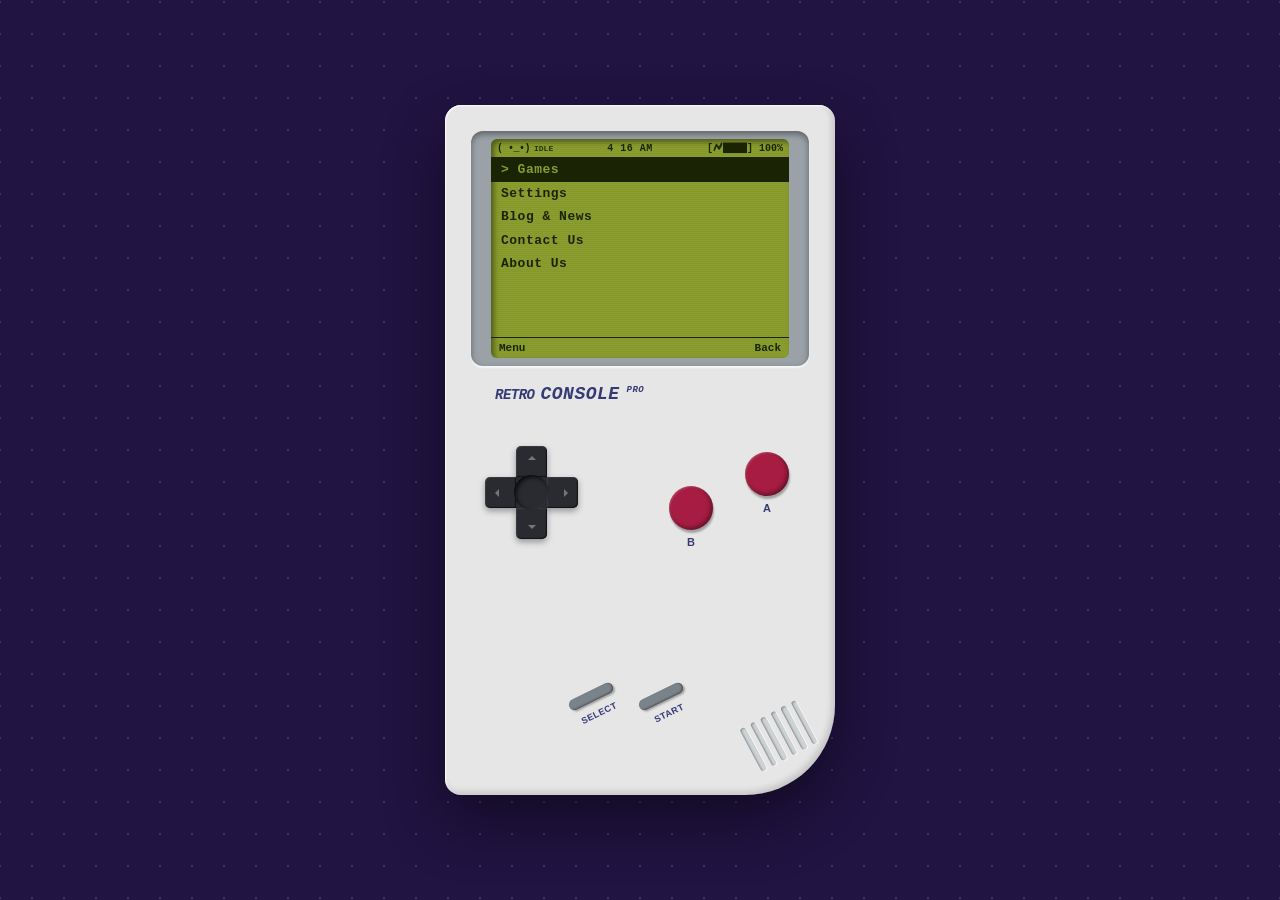
<file: index.html>
<!DOCTYPE html>
<html lang="en">
<head>
    <meta charset="UTF-8">
    <meta name="viewport" content="width=device-width, initial-scale=1.0">
    <title>Retro Console Pro</title>
    <link rel="stylesheet" href="style.css?v=3.0">
</head>
<body>

    <div class="workspace-grid"></div>

    <div class="console-body">
        <div class="screen-container">
            <div class="bezel-middle-row">
                <div class="screen">
                    <div class="screen-matrix-overlay"></div>
                    
                    <!-- REACTIVE PET + REAL HARDWARE STATUS BAR -->
                    <div class="screen-status-bar">
                        <div class="status-left">
                            <span id="pet-avatar" class="pet-face">( •_•)</span>
                            <span id="pet-state" class="pet-label">IDLE</span>
                        </div>
                        <div class="status-center">
                            <span id="live-clock">12:37 PM</span>
                        </div>
                        <div class="status-right">
                            <span id="live-battery">[████] 100%</span>
                        </div>
                    </div>
                    
                    <div class="game-viewport">
                        <!-- MAIN MENU VIEW -->
                        <div id="view-main-menu" class="screen-view active-view">
                            <ul class="retro-menu">
                                <li class="menu-item active">> Games</li>
                                <li class="menu-item">Settings</li>
                                <li class="menu-item">Blog & News</li>
                                <li class="menu-item">Contact Us</li>
                                <li class="menu-item">About Us</li>
                            </ul>
                        </div>

                        <!-- GAMES SUB-MENU VIEW -->
                        <div id="view-games" class="screen-view">
                            <div class="view-title">GAMES</div>
                            <ul class="retro-menu">
                                <li class="submenu-item active">> GridStack</li>
                                <li class="submenu-item">Cosmic Grid</li>
                                <li class="submenu-item">Byte Eater</li>
                                <li class="submenu-item">Pocket Jumper</li>
                                <li class="submenu-item">Micro Quest</li>
                            </ul>
                        </div>

                        <!-- SETTINGS VIEW -->
                        <div id="view-settings" class="screen-view">
                            <div class="view-title">SETTINGS</div>
                            <ul class="retro-menu">
                                <li class="submenu-item active">> Audio</li>
                                <li class="submenu-item">Controls</li>
                                <li class="submenu-item">Theme</li>
                            </ul>
                        </div>

                        <!-- AUDIO SETTINGS VIEW -->
                        <div id="view-audio" class="screen-view">
                            <pre class="legal-retro-block audio-config-block">
=== AUDIO SETTINGS ===

  [ SETTING ]   [ STATE ]
  Music (BGM) : [■] ON   [ ] OFF
  Sound (SFX) : [■] ON   [ ] OFF
  Master Vol  : ██████░░░░ (60%)

======================
 [LEFT/RIGHT] Toggle
 [B/ESC] to Return</pre>
                        </div>

                        <!-- CONTROLS VIEW -->
                        <div id="view-controls" class="screen-view">
                            <pre class="legal-retro-block">
=== CONTROL SCHEME ===

  [ ACTION ]    [ INPUT ]
  Move/D-Pad : Arrow Keys
  Action / A : Z Key
  Cancel / B : X Key
  Pause Menu : Enter / ESC

======================
 Press [B/ESC] to Return</pre>
                        </div>

                        <!-- THEME VIEW -->
                        <div id="view-theme" class="screen-view">
                            <pre class="legal-retro-block">
========================
THEME SELECTION
========================

 [ COLOR PALETTE ]

   > CLASSIC OLIVE

========================
  *** COMING SOON ***
========================
Press [B/ESC] to Return</pre>
                        </div>

                        <!-- BLOG VIEW -->
                        <div id="view-blog" class="screen-view">
                            <pre class="legal-retro-block">
==========================
OFFICIAL BLOG
==========================

To read our dev logs,
community highlights, and
long-form articles, visit:

https://tinyurl.com/ypmdxy2x

==========================
Press [B/ESC] to Return
==========================</pre>
                        </div>

                        <!-- CONTACT VIEW -->
                        <div id="view-contact" class="screen-view">
                            <div class="view-title">CONTACT US</div>
                            <div class="info-content-block">
                                <p class="static-text-line">Support Desk:</p>
                                <p class="static-text-line">
                                    <b class="highlighted-email">soumik.workmail@gmail.com</b>
                                </p>
                            </div>
                        </div>

                        <!-- ABOUT VIEW -->
                        <div id="view-about" class="screen-view">
                            <div class="view-title">ABOUT US</div>
                            <ul class="retro-menu">
                                <li class="submenu-item active">> Careers</li>
                                <li class="submenu-item">Legal Notice</li>
                            </ul>
                        </div>

                        <!-- CAREERS CONTENT VIEW -->
                        <div id="view-careers" class="screen-view">
                            <pre class="legal-retro-block">
======================
CAREERS
======================
Looking for pixels!
Are you a developer,
artist or designer?

Send your resume to:
<b class="highlighted-email">soumik.workmail</b>
<b class="highlighted-email">@gmail.com</b>
======================
Press [B] to Return</pre>
                        </div>

                        <!-- LEGAL NOTICE MENU VIEW -->
                        <div id="view-legal" class="screen-view">
                            <div class="view-title">LEGAL NOTICE</div>
                            <ul class="retro-menu">
                                <li class="legal-item active">> Privacy Policy</li>
                                <li class="legal-item">Terms of Service</li>
                                <li class="legal-item">MIT License</li>
                            </ul>
                        </div>

                        <!-- PRIVACY POLICY VIEW -->
                        <div id="view-privacy" class="screen-view">
                            <pre class="legal-retro-block">
========================
PRIVACY & TERMS
========================

To view our legal terms,
enter this short link
into your browser:

https://tinyurl.com/32nnv343

========================
Press [B/ESC] to Return
========================</pre>
                        </div>

                        <!-- TERMS OF SERVICE VIEW -->
                        <div id="view-terms" class="screen-view">
                            <pre class="legal-retro-block">
========================
TERMS OF SERVICE
========================

To view our terms of service,
enter this short link
into your browser:

https://tinyurl.com/3yfhxuxk

========================
Press [B/ESC] to Return
========================</pre>
                        </div>

                        <!-- MIT LICENSE VIEW -->
                        <div id="view-license" class="screen-view">
                            <pre class="legal-retro-block">
========================
MIT LICENSE
========================

To view our MIT license,
enter this short link
into your browser:

https://tinyurl.com/3nzbejkc

========================
Press [B/ESC] to Return
========================</pre>
                        </div>

                    </div>

                    <div class="screen-footer-bar">
                        <span>Menu</span>
                        <span>Back</span>
                    </div>
                </div>
            </div>
        </div>

        <div class="brand-logo-text">
            <span class="brand-main">RETRO</span>
            <span class="brand-sub">CONSOLE<sup> PRO</sup></span>
        </div>

        <div class="controls-container">
            <div class="dpad-wrapper">
                <div class="dpad">
                    <button class="dpad-btn up" id="btn-up"></button>
                    <button class="dpad-btn left" id="btn-left"></button>
                    <div class="dpad-center"></div>
                    <button class="dpad-btn right" id="btn-right"></button>
                    <button class="dpad-btn down" id="btn-down"></button>
                    <div class="center-pivot-recess"></div>
                </div>
            </div>

            <div class="action-buttons-zone">
                <div class="btn-label-pair position-b">
                    <button class="action-btn btn-b" id="btn-b"></button>
                    <span class="chassis-btn-label">B</span>
                </div>
                <div class="btn-label-pair position-a">
                    <button class="action-btn btn-a" id="btn-a"></button>
                    <span class="chassis-btn-label">A</span>
                </div>
            </div>
        </div>

        <div class="menu-buttons-deck">
            <div class="pill-pair">
                <button class="pill-btn" id="btn-select"></button>
                <span>SELECT</span>
            </div>
            <div class="pill-pair">
                <button class="pill-btn" id="btn-start"></button>
                <span>START</span>
            </div>
        </div>

        <div class="speaker-grille">
            <div class="slit"></div>
            <div class="slit"></div>
            <div class="slit"></div>
            <div class="slit"></div>
            <div class="slit"></div>
            <div class="slit"></div>
        </div>
    </div>

    <script type="module" src="src/app.js"></script>
</body>
</html>
</file>
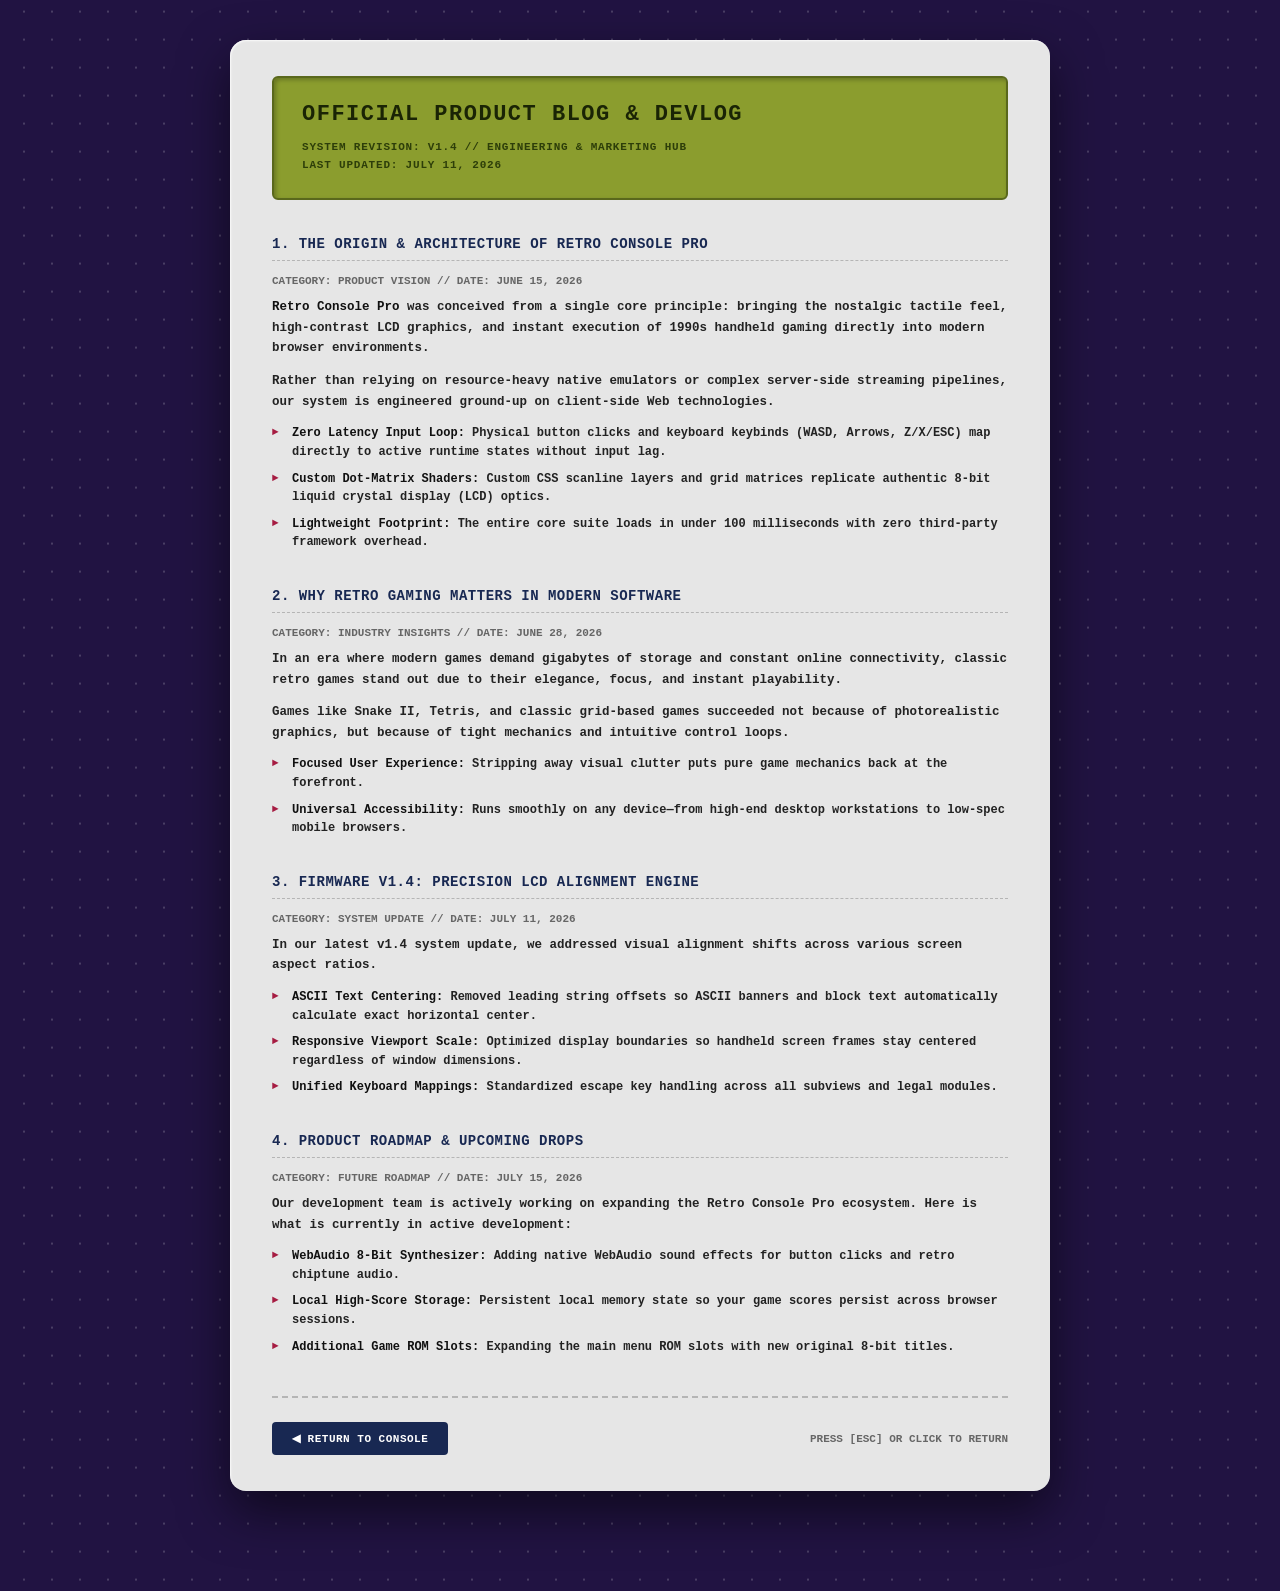
<file: blog/index.html>
<!DOCTYPE html>
<html lang="en">
<head>
    <meta charset="UTF-8">
    <meta name="viewport" content="width=device-width, initial-scale=1.0">
    
    <!-- SEO Optimization Meta Tags -->
    <title>Retro Console Pro - Official Engineering & Product Blog</title>
    <meta name="description" content="Official development logs, retro gaming insights, browser emulation architecture, and product roadmaps for Retro Console Pro.">
    <meta name="keywords" content="retro console, handheld gaming, browser emulation, retro games, devlog, web development, web audio, 8-bit games">
    <meta name="author" content="Retro Console Pro Team">

    <!-- Open Graph for Social Media & Link Previews -->
    <meta property="og:title" content="Retro Console Pro - Official Product Blog">
    <meta property="og:description" content="Explore dev logs, retro gaming history, browser emulation engineering, and upcoming software drops.">
    <meta property="og:type" content="website">

    <style>
        /* ==========================================================================
           1. Exact Theme Match (Dotted Purple Canvas + Document Card)
           ========================================================================== */
        * {
            box-sizing: border-box;
            margin: 0;
            padding: 0;
            font-family: "Courier New", Courier, monospace, sans-serif;
        }

        body {
            background-color: #211342;
            background-image: radial-gradient(rgba(255, 255, 255, 0.18) 1.5px, transparent 1.5px);
            background-size: 28px 28px;
            background-position: center;
            color: #1a2405;
            min-height: 100vh;
            display: flex;
            justify-content: center;
            align-items: flex-start;
            padding: 40px 20px;
        }

        /* Container Card */
        .document-container {
            background-color: #e6e6e6;
            width: 100%;
            max-width: 820px;
            border-radius: 16px;
            padding: 36px 42px;
            box-shadow: 
                0px 20px 50px rgba(0, 0, 0, 0.55),
                inset 1px 1px 2px rgba(255, 255, 255, 0.8);
            margin-bottom: 60px;
        }

        /* Green Retro Top Banner Box */
        .banner-box {
            background-color: #8b9d2e;
            border: 2px solid #5a681c;
            border-radius: 6px;
            padding: 24px 28px;
            margin-bottom: 36px;
            box-shadow: inset 2px 2px 4px rgba(0, 0, 0, 0.25);
        }

        .banner-title {
            font-size: 22px;
            font-weight: 900;
            color: #1a2405;
            letter-spacing: 1.5px;
            text-transform: uppercase;
            margin-bottom: 12px;
        }

        .banner-meta {
            font-size: 11px;
            font-weight: bold;
            color: #2d3e09;
            letter-spacing: 0.8px;
            text-transform: uppercase;
            line-height: 1.6;
        }

        /* ==========================================================================
           2. Document Content & Monospace Article Formatting
           ========================================================================== */
        .blog-article {
            margin-bottom: 36px;
        }

        .article-heading {
            font-size: 14px;
            font-weight: 900;
            color: #182852; /* Matching dark blue/navy header accent */
            text-transform: uppercase;
            letter-spacing: 0.5px;
            padding-bottom: 8px;
            border-bottom: 1px dashed #b5b5b5;
            margin-bottom: 14px;
        }

        .article-meta-tag {
            font-size: 11px;
            font-weight: bold;
            color: #666;
            margin-bottom: 10px;
        }

        .article-body {
            font-size: 12.5px;
            line-height: 1.65;
            color: #222222;
            font-weight: 600;
        }

        .article-body p {
            margin-bottom: 12px;
        }

        /* Red Bullet List Styling */
        .bullet-list {
            list-style: none;
            margin: 12px 0 16px 0;
        }

        .bullet-list li {
            position: relative;
            padding-left: 20px;
            margin-bottom: 8px;
            font-size: 12px;
            line-height: 1.55;
        }

        .bullet-list li::before {
            content: "►";
            position: absolute;
            left: 0;
            color: #a61c42; /* Matching red arrow pointer */
            font-size: 11px;
        }

        .term-highlight {
            font-weight: bold;
            color: #101010;
        }

        /* Nav & Footer Actions */
        .document-footer {
            border-top: 2px dashed #b5b5b5;
            padding-top: 24px;
            margin-top: 40px;
            display: flex;
            justify-content: space-between;
            align-items: center;
        }

        .btn-return {
            background-color: #182852;
            color: #ffffff;
            padding: 10px 20px;
            text-decoration: none;
            font-weight: bold;
            font-size: 11px;
            border-radius: 4px;
            letter-spacing: 0.5px;
            transition: background-color 0.15s ease;
        }

        .btn-return:hover {
            background-color: #292b30;
        }

        .footer-note {
            font-size: 11px;
            font-weight: bold;
            color: #666;
        }
    </style>
</head>
<body>

    <main class="document-container">
        
        <!-- TOP RETRO GREEN BANNER -->
        <header class="banner-box">
            <h1 class="banner-title">OFFICIAL PRODUCT BLOG & DEVLOG</h1>
            <div class="banner-meta">
                SYSTEM REVISION: v1.4 // ENGINEERING & MARKETING HUB<br>
                LAST UPDATED: JULY 11, 2026
            </div>
        </header>

        <!-- ARTICLE 1: PRODUCT VISION & ORIGINS -->
        <article class="blog-article">
            <h2 class="article-heading">1. THE ORIGIN & ARCHITECTURE OF RETRO CONSOLE PRO</h2>
            <div class="article-meta-tag">CATEGORY: PRODUCT VISION // DATE: JUNE 15, 2026</div>
            <div class="article-body">
                <p>
                    <span class="term-highlight">Retro Console Pro</span> was conceived from a single core principle: bringing the nostalgic tactile feel, high-contrast LCD graphics, and instant execution of 1990s handheld gaming directly into modern browser environments.
                </p>
                <p>
                    Rather than relying on resource-heavy native emulators or complex server-side streaming pipelines, our system is engineered ground-up on client-side Web technologies.
                </p>
                <ul class="bullet-list">
                    <li><span class="term-highlight">Zero Latency Input Loop:</span> Physical button clicks and keyboard keybinds (WASD, Arrows, Z/X/ESC) map directly to active runtime states without input lag.</li>
                    <li><span class="term-highlight">Custom Dot-Matrix Shaders:</span> Custom CSS scanline layers and grid matrices replicate authentic 8-bit liquid crystal display (LCD) optics.</li>
                    <li><span class="term-highlight">Lightweight Footprint:</span> The entire core suite loads in under 100 milliseconds with zero third-party framework overhead.</li>
                </ul>
            </div>
        </article>

        <!-- ARTICLE 2: WHY RETRO GAMING ENDURES -->
        <article class="blog-article">
            <h2 class="article-heading">2. WHY RETRO GAMING MATTERS IN MODERN SOFTWARE</h2>
            <div class="article-meta-tag">CATEGORY: INDUSTRY INSIGHTS // DATE: JUNE 28, 2026</div>
            <div class="article-body">
                <p>
                    In an era where modern games demand gigabytes of storage and constant online connectivity, classic retro games stand out due to their elegance, focus, and instant playability.
                </p>
                <p>
                    Games like Snake II, Tetris, and classic grid-based games succeeded not because of photorealistic graphics, but because of tight mechanics and intuitive control loops.
                </p>
                <ul class="bullet-list">
                    <li><span class="term-highlight">Focused User Experience:</span> Stripping away visual clutter puts pure game mechanics back at the forefront.</li>
                    <li><span class="term-highlight">Universal Accessibility:</span> Runs smoothly on any device—from high-end desktop workstations to low-spec mobile browsers.</li>
                </ul>
            </div>
        </article>

        <!-- ARTICLE 3: FIRMWARE V1.4 UPDATES -->
        <article class="blog-article">
            <h2 class="article-heading">3. FIRMWARE V1.4: PRECISION LCD ALIGNMENT ENGINE</h2>
            <div class="article-meta-tag">CATEGORY: SYSTEM UPDATE // DATE: JULY 11, 2026</div>
            <div class="article-body">
                <p>
                    In our latest v1.4 system update, we addressed visual alignment shifts across various screen aspect ratios.
                </p>
                <ul class="bullet-list">
                    <li><span class="term-highlight">ASCII Text Centering:</span> Removed leading string offsets so ASCII banners and block text automatically calculate exact horizontal center.</li>
                    <li><span class="term-highlight">Responsive Viewport Scale:</span> Optimized display boundaries so handheld screen frames stay centered regardless of window dimensions.</li>
                    <li><span class="term-highlight">Unified Keyboard Mappings:</span> Standardized escape key handling across all subviews and legal modules.</li>
                </ul>
            </div>
        </article>

        <!-- ARTICLE 4: ROADMAP -->
        <article class="blog-article">
            <h2 class="article-heading">4. PRODUCT ROADMAP & UPCOMING DROPS</h2>
            <div class="article-meta-tag">CATEGORY: FUTURE ROADMAP // DATE: JULY 15, 2026</div>
            <div class="article-body">
                <p>
                    Our development team is actively working on expanding the Retro Console Pro ecosystem. Here is what is currently in active development:
                </p>
                <ul class="bullet-list">
                    <li><span class="term-highlight">WebAudio 8-Bit Synthesizer:</span> Adding native WebAudio sound effects for button clicks and retro chiptune audio.</li>
                    <li><span class="term-highlight">Local High-Score Storage:</span> Persistent local memory state so your game scores persist across browser sessions.</li>
                    <li><span class="term-highlight">Additional Game ROM Slots:</span> Expanding the main menu ROM slots with new original 8-bit titles.</li>
                </ul>
            </div>
        </article>

        <!-- FOOTER ACTIONS -->
        <footer class="document-footer">
            <a href="../index.html" class="btn-return">◀ RETURN TO CONSOLE</a>
            <span class="footer-note">PRESS [ESC] OR CLICK TO RETURN</span>
        </footer>

    </main>

    <script>
        // Return keybind to main console
        window.addEventListener('keydown', (e) => {
            if (['x', 'X', 'Escape'].includes(e.key)) {
                window.location.href = '../index.html';
            }
        });
    </script>
</body>
</html>
</file>
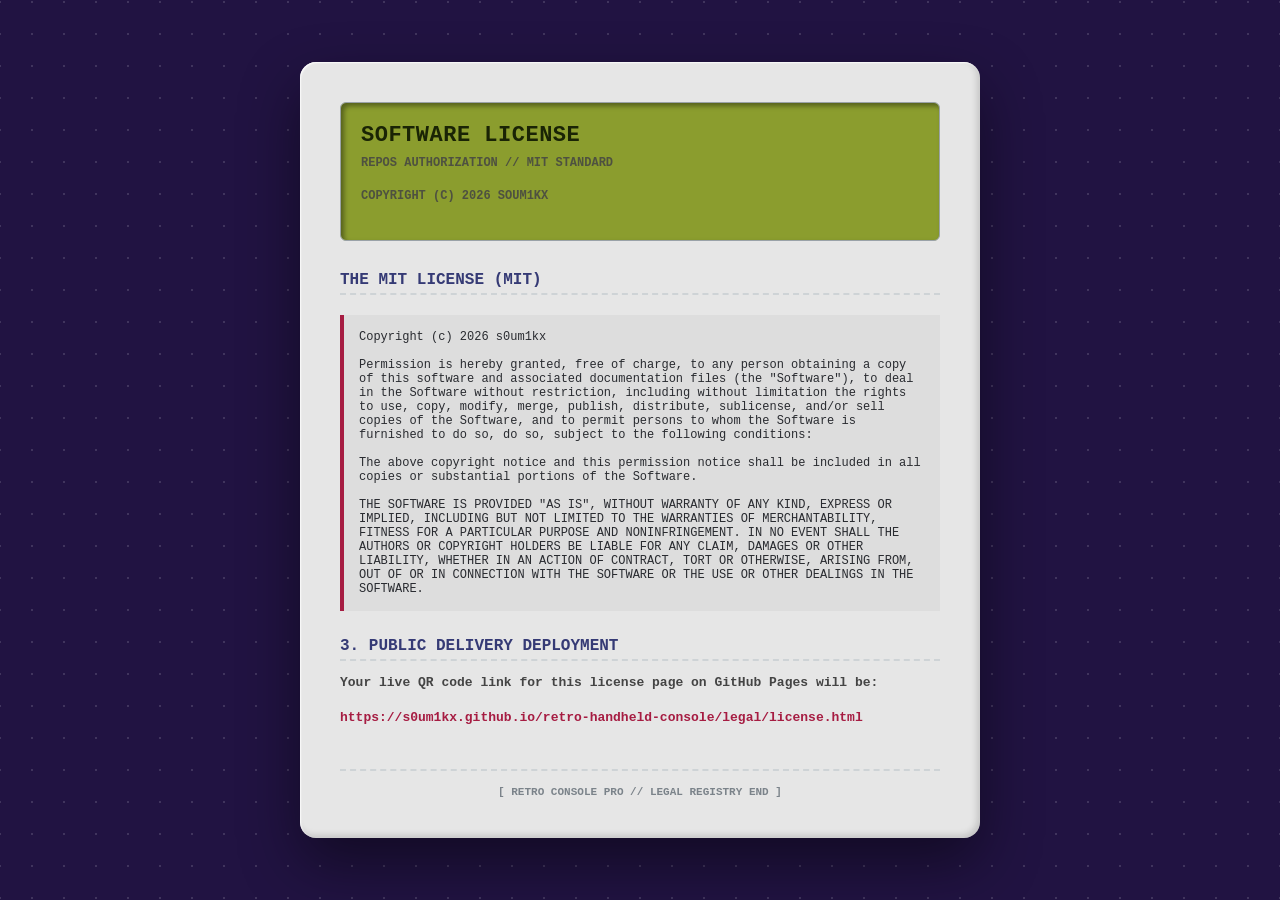
<file: legal/license.html>
<!DOCTYPE html>
<html lang="en">
<head>
    <meta charset="UTF-8">
    <meta name="viewport" content="width=device-width, initial-scale=1.0">
    <title>Retro Console Pro - License & Copyright</title>
    <style>
        * {
            box-sizing: border-box;
            margin: 0;
            padding: 0;
            font-family: "Courier New", Courier, monospace;
        }

        body {
            background-color: #211342; 
            background-image: radial-gradient(rgba(255, 255, 255, 0.14) 1.5px, transparent 1.5px);
            background-size: 32px 32px;
            background-position: center;
            display: flex;
            justify-content: center;
            align-items: center;
            min-height: 100vh;
            padding: 40px 20px;
        }

        .document-canvas {
            background-color: #e6e6e6; 
            width: 100%;
            max-width: 680px;
            border-radius: 16px; 
            padding: 40px;
            position: relative;
            box-shadow: 
                inset 1px 1px 2px rgba(255, 255, 255, 1),
                inset -3px -3px 6px rgba(0, 0, 0, 0.15),
                0px 25px 60px rgba(0, 0, 0, 0.45);
        }

        .lcd-header-plate {
            background-color: #8b9d2e; 
            border-radius: 6px;
            padding: 20px;
            box-shadow: inset 3px 3px 5px rgba(0, 0, 0, 0.4);
            margin-bottom: 30px;
            color: #1a2405;
            border: 1px solid #9aa2a8;
        }

        .lcd-header-plate h1 {
            font-size: 22px;
            font-weight: 900;
            letter-spacing: 0.5px;
            margin-bottom: 6px;
            text-transform: uppercase;
        }

        .lcd-header-plate p {
            font-size: 12px;
            font-weight: bold;
            opacity: 0.85;
        }

        h2 {
            font-size: 16px;
            color: #353a75;
            margin-top: 26px;
            margin-bottom: 12px;
            border-bottom: 2px dashed #ced3d6;
            padding-bottom: 4px;
            font-weight: 900;
        }

        p, li {
            font-size: 13px;
            color: #444444;
            line-height: 1.6;
            font-weight: bold;
        }

        p {
            margin-bottom: 14px;
        }

        .license-block {
            background-color: rgba(0, 0, 0, 0.04);
            border-left: 4px solid #a61c42;
            padding: 15px;
            margin: 20px 0;
            white-space: pre-wrap;
            font-size: 12px;
            color: #292b30;
        }

        footer {
            margin-top: 40px;
            border-top: 2px dashed #ced3d6;
            padding-top: 15px;
            text-align: center;
            font-size: 11px;
            color: #7b838a;
            font-weight: bold;
        }
    </style>
</head>
<body>

<div class="document-canvas">
    <div class="lcd-header-plate">
        <h1>SOFTWARE LICENSE</h1>
        <p>REPOS AUTHORIZATION // MIT STANDARD</p>
        <p>COPYRIGHT (C) 2026 SOUM1KX</p>
    </div>

    <h2>THE MIT LICENSE (MIT)</h2>
    
    <div class="license-block">Copyright (c) 2026 s0um1kx

Permission is hereby granted, free of charge, to any person obtaining a copy of this software and associated documentation files (the "Software"), to deal in the Software without restriction, including without limitation the rights to use, copy, modify, merge, publish, distribute, sublicense, and/or sell copies of the Software, and to permit persons to whom the Software is furnished to do so, do so, subject to the following conditions:

The above copyright notice and this permission notice shall be included in all copies or substantial portions of the Software.

THE SOFTWARE IS PROVIDED "AS IS", WITHOUT WARRANTY OF ANY KIND, EXPRESS OR IMPLIED, INCLUDING BUT NOT LIMITED TO THE WARRANTIES OF MERCHANTABILITY, FITNESS FOR A PARTICULAR PURPOSE AND NONINFRINGEMENT. IN NO EVENT SHALL THE AUTHORS OR COPYRIGHT HOLDERS BE LIABLE FOR ANY CLAIM, DAMAGES OR OTHER LIABILITY, WHETHER IN AN ACTION OF CONTRACT, TORT OR OTHERWISE, ARISING FROM, OUT OF OR IN CONNECTION WITH THE SOFTWARE OR THE USE OR OTHER DEALINGS IN THE SOFTWARE.</div>

    <h2>3. PUBLIC DELIVERY DEPLOYMENT</h2>
    <p>Your live QR code link for this license page on GitHub Pages will be:</p>
    <p style="color: #a61c42;">https://s0um1kx.github.io/retro-handheld-console/legal/license.html</p>

    <footer>
        [ RETRO CONSOLE PRO // LEGAL REGISTRY END ]
    </footer>
</div>

</body>
</html>
</file>
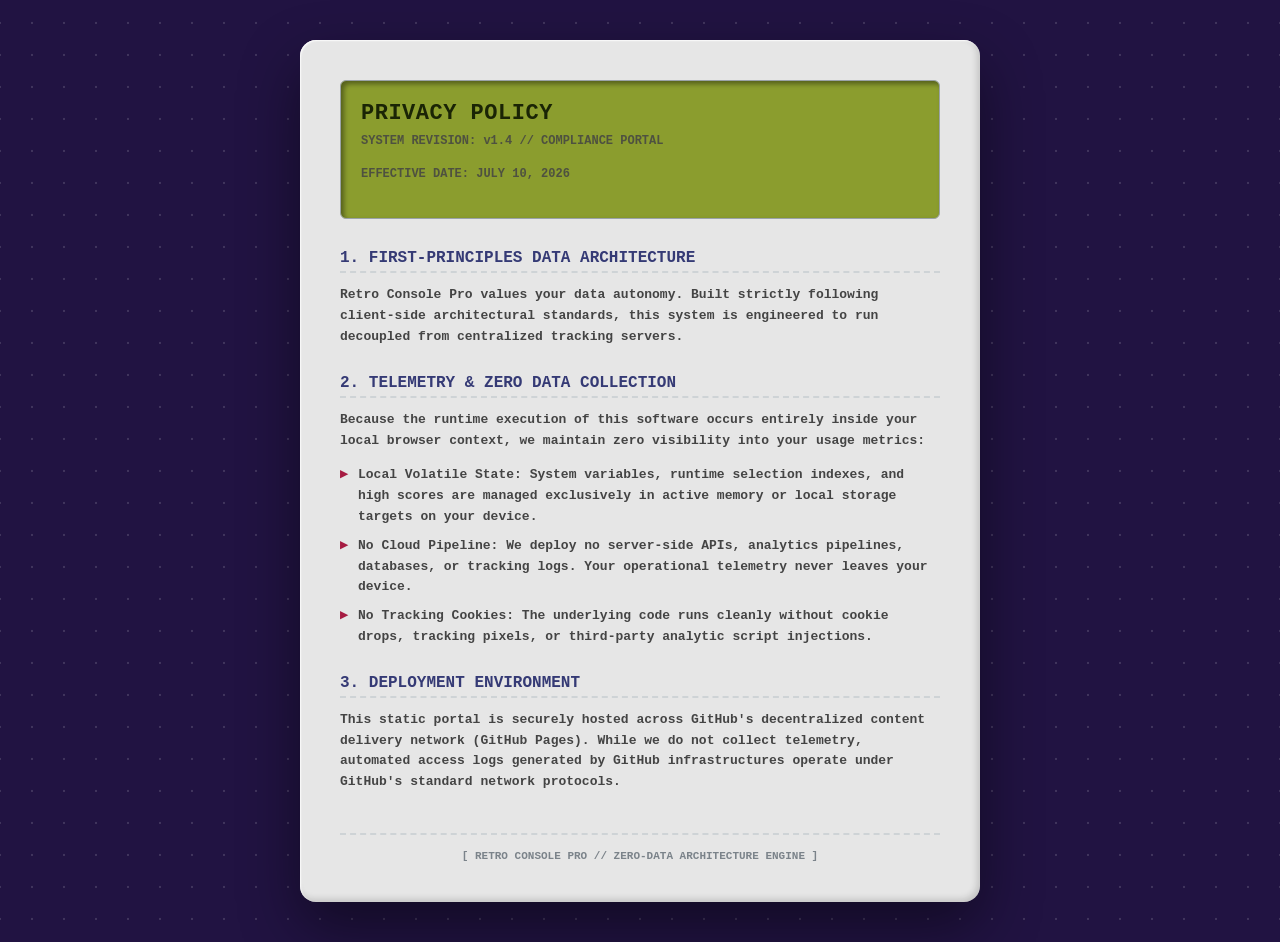
<file: legal/privacy.html>
<!DOCTYPE html>
<html lang="en">
<head>
    <meta charset="UTF-8">
    <meta name="viewport" content="width=device-width, initial-scale=1.0">
    <title>Retro Console Pro - Privacy Policy</title>
    <style>
        * {
            box-sizing: border-box;
            margin: 0;
            padding: 0;
            font-family: "Courier New", Courier, monospace;
        }

        body {
            background-color: #211342; 
            background-image: radial-gradient(rgba(255, 255, 255, 0.14) 1.5px, transparent 1.5px);
            background-size: 32px 32px;
            background-position: center;
            display: flex;
            justify-content: center;
            align-items: center;
            min-height: 100vh;
            padding: 40px 20px;
        }

        .document-canvas {
            background-color: #e6e6e6; 
            width: 100%;
            max-width: 680px;
            border-radius: 16px; 
            padding: 40px;
            position: relative;
            box-shadow: 
                inset 1px 1px 2px rgba(255, 255, 255, 1),
                inset -3px -3px 6px rgba(0, 0, 0, 0.15),
                0px 25px 60px rgba(0, 0, 0, 0.45);
        }

        .lcd-header-plate {
            background-color: #8b9d2e; 
            border-radius: 6px;
            padding: 20px;
            box-shadow: inset 3px 3px 5px rgba(0, 0, 0, 0.4);
            margin-bottom: 30px;
            color: #1a2405;
            border: 1px solid #9aa2a8;
        }

        .lcd-header-plate h1 {
            font-size: 22px;
            font-weight: 900;
            letter-spacing: 0.5px;
            margin-bottom: 6px;
            text-transform: uppercase;
        }

        .lcd-header-plate p {
            font-size: 12px;
            font-weight: bold;
            opacity: 0.85;
        }

        h2 {
            font-size: 16px;
            color: #353a75;
            margin-top: 26px;
            margin-bottom: 12px;
            border-bottom: 2px dashed #ced3d6;
            padding-bottom: 4px;
            font-weight: 900;
        }

        p, li {
            font-size: 13px;
            color: #444444;
            line-height: 1.6;
            font-weight: bold;
        }

        p {
            margin-bottom: 14px;
        }

        ul {
            list-style: none;
            padding-left: 0;
            margin-bottom: 14px;
        }

        li {
            position: relative;
            padding-left: 18px;
            margin-bottom: 8px;
        }

        li::before {
            content: "▶";
            position: absolute;
            left: 0;
            color: #a61c42;
            font-size: 10px;
            top: 2px;
        }

        footer {
            margin-top: 40px;
            border-top: 2px dashed #ced3d6;
            padding-top: 15px;
            text-align: center;
            font-size: 11px;
            color: #7b838a;
            font-weight: bold;
        }
    </style>
</head>
<body>

<div class="document-canvas">
    <div class="lcd-header-plate">
        <h1>PRIVACY POLICY</h1>
        <p>SYSTEM REVISION: v1.4 // COMPLIANCE PORTAL</p>
        <p>EFFECTIVE DATE: JULY 10, 2026</p>
    </div>

    <h2>1. FIRST-PRINCIPLES DATA ARCHITECTURE</h2>
    <p>Retro Console Pro values your data autonomy. Built strictly following client-side architectural standards, this system is engineered to run decoupled from centralized tracking servers.</p>

    <h2>2. TELEMETRY & ZERO DATA COLLECTION</h2>
    <p>Because the runtime execution of this software occurs entirely inside your local browser context, we maintain zero visibility into your usage metrics:</p>
    <ul>
        <li><strong>Local Volatile State:</strong> System variables, runtime selection indexes, and high scores are managed exclusively in active memory or local storage targets on your device.</li>
        <li><strong>No Cloud Pipeline:</strong> We deploy no server-side APIs, analytics pipelines, databases, or tracking logs. Your operational telemetry never leaves your device.</li>
        <li><strong>No Tracking Cookies:</strong> The underlying code runs cleanly without cookie drops, tracking pixels, or third-party analytic script injections.</li>
    </ul>

    <h2>3. DEPLOYMENT ENVIRONMENT</h2>
    <p>This static portal is securely hosted across GitHub's decentralized content delivery network (GitHub Pages). While we do not collect telemetry, automated access logs generated by GitHub infrastructures operate under GitHub's standard network protocols.</p>

    <footer>
        [ RETRO CONSOLE PRO // ZERO-DATA ARCHITECTURE ENGINE ]
    </footer>
</div>

</body>
</html>
</file>
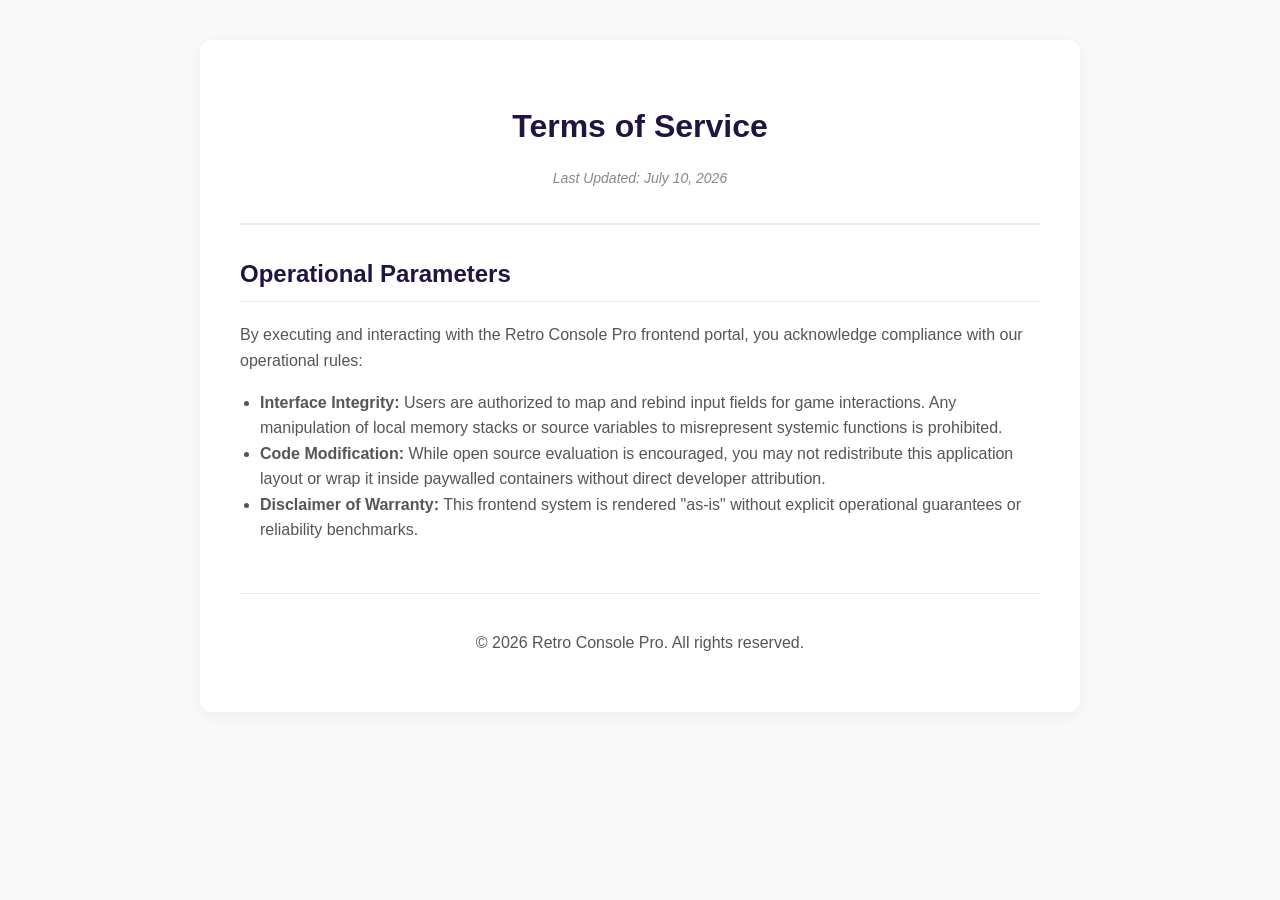
<file: legal/terms.html>
<!DOCTYPE html>
<html lang="en">
<head>
    <meta charset="UTF-8">
    <meta name="viewport" content="width=device-width, initial-scale=1.0">
    <title>Retro Console Pro - Terms of Service</title>
    <style>
        :root {
            --primary-color: #211342;
            --text-color: #333333;
            --bg-color: #f9f9f9;
            --card-bg: #ffffff;
        }
        body {
            font-family: -apple-system, BlinkMacSystemFont, "Segoe UI", Roboto, Arial, sans-serif;
            line-height: 1.6;
            color: var(--text-color);
            background-color: var(--bg-color);
            margin: 0;
            padding: 40px 20px;
        }
        .container {
            max-width: 800px;
            margin: 0 auto;
            background: var(--card-bg);
            padding: 40px;
            border-radius: 12px;
            box-shadow: 0 4px 15px rgba(0, 0, 0, 0.05);
        }
        header {
            border-bottom: 2px solid #eeeeee;
            padding-bottom: 20px;
            margin-bottom: 30px;
            text-align: center;
        }
        h1 { color: var(--primary-color); margin-bottom: 10px; }
        h2 { color: var(--primary-color); border-bottom: 1px solid #eeeeee; padding-bottom: 8px; }
        p, li { font-size: 16px; color: #555555; }
        ul { padding-left: 20px; }
        .date { font-style: italic; color: #888888; font-size: 14px; }
        footer { margin-top: 50px; text-align: center; font-size: 14px; color: #999999; border-top: 1px solid #eeeeee; padding-top: 20px; }
    </style>
</head>
<body>

<div class="container">
    <header>
        <h1>Terms of Service</h1>
        <p class="date">Last Updated: July 10, 2026</p>
    </header>

    <section>
        <h2>Operational Parameters</h2>
        <p>By executing and interacting with the Retro Console Pro frontend portal, you acknowledge compliance with our operational rules:</p>
        <ul>
            <li><strong>Interface Integrity:</strong> Users are authorized to map and rebind input fields for game interactions. Any manipulation of local memory stacks or source variables to misrepresent systemic functions is prohibited.</li>
            <li><strong>Code Modification:</strong> While open source evaluation is encouraged, you may not redistribute this application layout or wrap it inside paywalled containers without direct developer attribution.</li>
            <li><strong>Disclaimer of Warranty:</strong> This frontend system is rendered "as-is" without explicit operational guarantees or reliability benchmarks.</li>
        </ul>
    </section>

    <footer>
        <p>&copy; 2026 Retro Console Pro. All rights reserved.</p>
    </footer>
</div>

</body>
</html>
</file>
<file: style.css>
/* ==========================================================================
   1. Luxury Canvas Layout
   ========================================================================== */
* {
    box-sizing: border-box;
    margin: 0;
    padding: 0;
    font-family: "Courier New", Courier, monospace, -apple-system, sans-serif;
}

body {
    background-color: #211342; 
    background-image: radial-gradient(rgba(255, 255, 255, 0.14) 1.5px, transparent 1.5px);
    background-size: 32px 32px;
    background-position: center;
    display: flex;
    justify-content: center;
    align-items: center;
    min-height: 100vh;
    overflow: hidden;
}

/* ==========================================================================
   2. Console Body Engineering
   ========================================================================== */
.console-body {
    background-color: #e6e6e6; 
    width: 390px;
    height: 690px;
    border-radius: 16px 16px 90px 16px; 
    padding: 26px;
    display: flex;
    flex-direction: column;
    align-items: center;
    position: relative;
    box-shadow: 
        inset 1px 1px 2px rgba(255, 255, 255, 1),
        inset -3px -3px 6px rgba(0, 0, 0, 0.15),
        0px 25px 60px rgba(0, 0, 0, 0.45);
}

/* ==========================================================================
   3. Screen & Bezel Layout
   ========================================================================== */
.screen-container {
    background-color: #9aa2a8; 
    width: 100%;
    height: 235px;
    border-radius: 12px;
    padding: 8px 20px; 
    box-shadow: 
        inset 0px 3px 6px rgba(0,0,0,0.4),
        0px 2px 2px rgba(255,255,255,0.7);
    display: flex;
    flex-direction: column;
    overflow: hidden; 
}

.bezel-middle-row {
    display: flex;
    flex-grow: 1;
    width: 100%;
    position: relative;
    min-height: 0; 
}

.screen {
    background-color: #8b9d2e; 
    flex-grow: 1;
    border-radius: 6px;
    padding: 0;
    display: flex;
    flex-direction: column;
    box-shadow: inset 3px 3px 5px rgba(0, 0, 0, 0.4);
    position: relative;
    overflow: hidden;
}

.screen-matrix-overlay {
    position: absolute;
    top: 0; left: 0; right: 0; bottom: 0;
    background: repeating-linear-gradient(
        rgba(0, 0, 0, 0.04) 0px,
        rgba(0, 0, 0, 0.04) 1px,
        transparent 1px,
        transparent 2px
    );
    pointer-events: none;
    z-index: 2;
}

/* HEADER STATUS BAR */
.screen-status-bar {
    display: flex;
    justify-content: space-between;
    align-items: center;
    font-size: 10px;
    font-weight: bold;
    color: #1a2405;
    padding: 3px 6px;
    border-bottom: 1px solid #1a2405;
    background-color: transparent;
    z-index: 3;
    font-family: "Courier New", Courier, monospace;
}

.status-left, .status-right, .status-center {
    display: flex;
    align-items: center;
    gap: 4px;
}

.pet-face {
    font-weight: 900;
    letter-spacing: -0.5px;
}

.pet-label {
    font-size: 8px;
    opacity: 0.85;
    text-transform: uppercase;
}

#live-clock {
    letter-spacing: 0.5px;
}

.screen-footer-bar {
    display: flex;
    justify-content: space-between;
    font-size: 11px;
    font-weight: bold;
    color: #1a2405;
    padding: 4px 8px;
    border-top: 1px solid #1a2405;
    background-color: transparent;
    margin-top: auto;
    z-index: 3;
}

.game-viewport {
    flex-grow: 1;
    display: flex; 
    width: 100%;
    height: 100%;
    padding: 0;
    overflow: hidden;
    z-index: 3;
}

.screen-view {
    display: none;
    width: 100%;
    height: 100%;
    flex-direction: column;
    justify-content: flex-start;
}

.screen-view.active-view {
    display: flex !important;
}

.retro-menu {
    list-style: none;
    padding: 0;
    margin: 0;
    width: 100%;
}

.menu-item, .submenu-item, .legal-item {
    font-size: 13px;
    font-weight: bold;
    color: #1a2405;
    line-height: 1.5;
    letter-spacing: 0.5px;
    width: 100%;
    padding: 2px 10px;
    display: block;
    white-space: nowrap;
}

.menu-item.active, .submenu-item.active, .legal-item.active {
    background-color: #1a2405;
    color: #8b9d2e;
}

.view-title {
    font-size: 11px;
    font-weight: bold;
    color: #1a2405;
    border-bottom: 1px dashed #1a2405;
    padding: 4px 10px;
    letter-spacing: 0.5px;
}

.info-content-block {
    padding: 8px 10px;
}

.legal-retro-block {
    margin: 0;
    padding: 4px;
    font-family: "Courier New", Courier, monospace !important;
    font-size: 10px;
    line-height: 1.25;
    color: #1a2405;
    font-weight: bold;
    text-align: center; 
    width: 100%;
    height: 100%;
    display: flex;
    flex-direction: column;
    justify-content: center; 
    align-items: center; 
    white-space: pre;
}

.highlighted-email {
    font-weight: 900;
    color: #000000;
    letter-spacing: 0.1px;
    border-bottom: 1px solid #1a2405;
    padding-bottom: 1px;
    display: inline-block;
}

.static-text-line {
    font-size: 12px;
    font-weight: bold;
    color: #1a2405;
    line-height: 1.4;
}

.brand-logo-text {
    align-self: flex-start;
    margin-left: 24px;
    margin-top: 18px;
    font-family: -apple-system, BlinkMacSystemFont, "Segoe UI", Roboto, sans-serif;
    font-style: italic;
    display: flex;
    align-items: baseline;
    gap: 6px;
}

.brand-main {
    color: #353a75;
    font-weight: 900;
    font-size: 14px;
    letter-spacing: -0.5px;
}

.brand-sub {
    color: #353a75;
    font-weight: 800;
    font-size: 18px;
    letter-spacing: 0.5px;
}

.brand-sub sup {
    font-size: 9px;
    font-weight: 900;
    vertical-align: super;
    margin-left: 1px;
}

/* ==========================================================================
   4. Retro D-Pad System
   ========================================================================== */
.controls-container {
    width: 100%;
    display: flex;
    justify-content: space-between;
    align-items: flex-start;
    margin-top: 38px;
    padding: 0 10px;
}

.dpad-wrapper {
    background-color: #e6e6e6;
    padding: 4px;
    display: flex;
    justify-content: center;
    align-items: center;
}

.dpad {
    position: relative;
    display: grid;
    grid-template-areas: 
        ".    up    ."
        "left center right"
        ".    down  .";
    grid-template-columns: 31px 31px 31px;
    grid-template-rows: 31px 31px 31px;
    width: 93px;
    height: 93px;
    filter: drop-shadow(0px 3px 3px rgba(0, 0, 0, 0.35));
}

.dpad-btn {
    background-color: #292b30;
    border: none;
    cursor: pointer;
    outline: none;
    position: relative;
    box-shadow: 
        inset 1px 1px 1px rgba(255, 255, 255, 0.08),
        inset -1px -1px 1px rgba(0, 0, 0, 0.6);
}

.dpad-btn.up    { grid-area: up; border-radius: 5px 5px 0 0; }
.dpad-btn.down  { grid-area: down; border-radius: 0 0 5px 5px; }
.dpad-btn.left  { grid-area: left; border-radius: 5px 0 0 5px; }
.dpad-btn.right { grid-area: right; border-radius: 0 5px 5px 0; }

.dpad-center { 
    grid-area: center;
    background-color: #292b30;
}

.center-pivot-recess {
    position: absolute;
    top: 29px;
    left: 29px;
    width: 35px;
    height: 35px;
    background-color: #292b30;
    border-radius: 50%;
    pointer-events: none;
    z-index: 5;
    box-shadow: 
        inset 2px 2px 4px rgba(0, 0, 0, 0.8),
        inset -1px -1px 2px rgba(255, 255, 255, 0.05);
}

.dpad-btn::after { 
    content: '';
    position: absolute;
    border: 4px solid transparent;
    opacity: 0.35;
}
.dpad-btn.up::after    { border-bottom-color: #ffffff; top: 6px; left: 11.5px; }
.dpad-btn.down::after  { border-top-color: #ffffff; bottom: 6px; left: 11.5px; }
.dpad-btn.left::after  { border-right-color: #ffffff; left: 6px; top: 11.5px; }
.dpad-btn.right::after { border-left-color: #ffffff; right: 6px; top: 11.5px; }

/* ==========================================================================
   5. Action Buttons (Clean Chassis Labeling)
   ========================================================================== */
.action-buttons-zone {
    position: relative;
    width: 140px;
    height: 100px;
    margin-top: 10px;
}

.btn-label-pair {
    position: absolute;
    display: flex;
    flex-direction: column;
    align-items: center;
}

.btn-label-pair.position-b { left: 10px; top: 34px; }
.btn-label-pair.position-a { right: 10px; top: 0px; }

.action-btn {
    background-color: #a61c42;
    width: 44px;
    height: 44px;
    border-radius: 50%;
    border: none;
    cursor: pointer;
    box-shadow: 
        inset -2px -2px 4px rgba(0,0,0,0.4),
        inset 1px 1px 2px rgba(255,255,255,0.2),
        1px 3px 2px rgba(0, 0, 0, 0.3);
    transition: transform 0.05s ease;
}

.chassis-btn-label {
    font-size: 11px;
    font-weight: 900;
    color: #353a75;
    font-family: sans-serif;
    margin-top: 6px;
}

/* ==========================================================================
   6. System Controls & Speaker Grille
   ========================================================================== */
.menu-buttons-deck {
    display: flex;
    gap: 22px;
    margin-top: auto;
    margin-bottom: 50px;
    align-self: center;
    margin-left: -20px;
}

.pill-pair {
    display: flex;
    flex-direction: column;
    align-items: center;
    gap: 6px;
    transform: rotate(-26deg);
}

.pill-btn {
    background-color: #7b838a;
    width: 48px;
    height: 11px;
    border-radius: 20px;
    border: none;
    cursor: pointer;
    box-shadow: 
        inset -1px -1px 2px rgba(0,0,0,0.4),
        1px 2px 2px rgba(0,0,0,0.3);
    transition: transform 0.05s ease, box-shadow 0.05s ease;
}

.pill-pair span {
    font-size: 9px;
    font-weight: bold;
    color: #353a75;
    font-family: sans-serif;
    letter-spacing: 0.5px;
    display: block;
    margin-top: 2px;
}

.speaker-grille {
    display: flex;
    gap: 6px;
    transform: rotate(-28deg);
    position: absolute;
    bottom: 35px;
    right: 25px;
}

.speaker-grille .slit {
    width: 5.5px;
    height: 48px;
    background-color: #ced3d6;
    border-radius: 4px;
    box-shadow: 
        inset 1px 1px 2px rgba(0,0,0,0.35),
        1px 1px 0px rgba(255,255,255,0.6);
}

/* Micro-Animations */
.dpad-btn:active, .dpad-btn.keyboard-active { background-color: #17181c; }
.action-btn:active, .action-btn.keyboard-active { transform: scale(0.96); box-shadow: inset 1px 1px 3px rgba(0,0,0,0.6); }
.pill-btn:active, .pill-btn.keyboard-active { background-color: #555c61; transform: translateY(1px); box-shadow: inset -1px -1px 1px rgba(0,0,0,0.6); }
</file>
